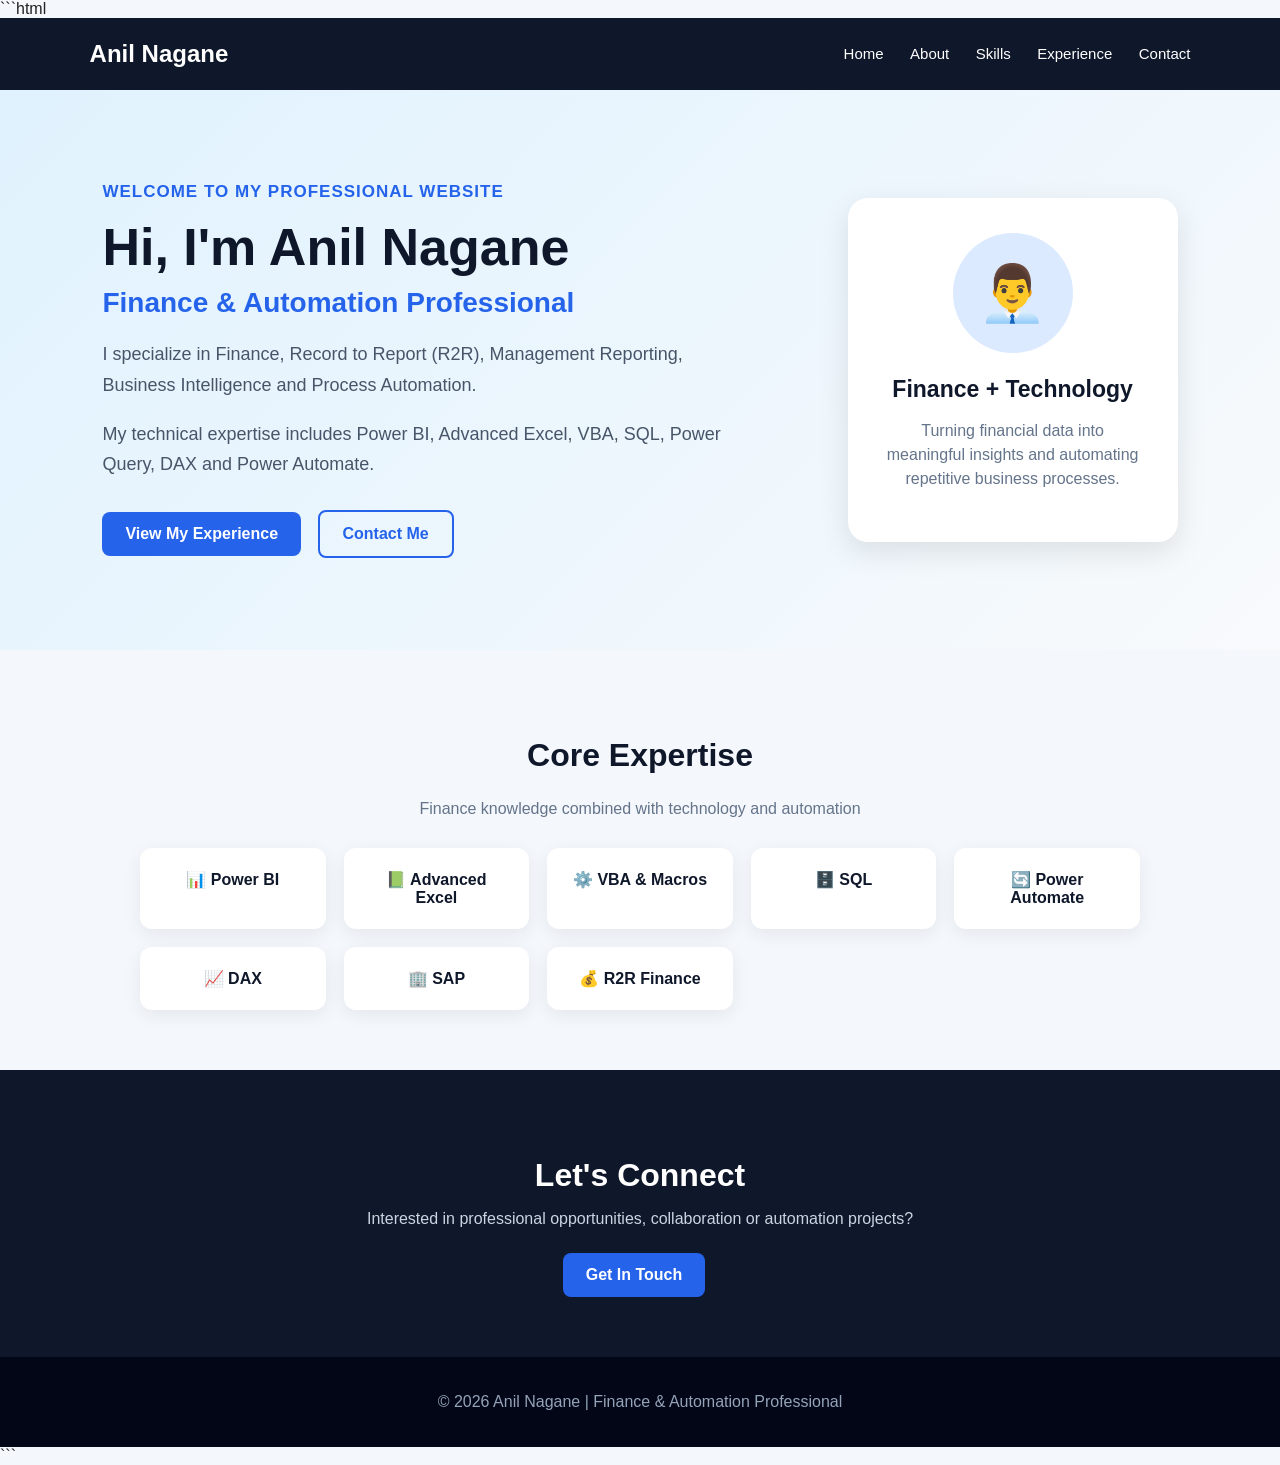
<file: index.html>
```html
<!DOCTYPE html>
<html lang="en">
<head>
    <meta charset="UTF-8">
    <meta name="viewport" content="width=device-width, initial-scale=1.0">

    <title>Anil Nagane | Finance & Automation Professional</title>

    <style>
        * {
            box-sizing: border-box;
        }

        body {
            margin: 0;
            font-family: Arial, sans-serif;
            background: #f4f7fb;
            color: #222;
        }

        header {
            background: #0f172a;
            color: white;
            padding: 22px 7%;
            display: flex;
            justify-content: space-between;
            align-items: center;
        }

        .logo {
            font-size: 24px;
            font-weight: bold;
        }

        nav a {
            color: white;
            text-decoration: none;
            margin-left: 22px;
            font-size: 15px;
        }

        nav a:hover {
            color: #38bdf8;
        }

        .hero {
            min-height: 560px;
            display: flex;
            align-items: center;
            justify-content: space-between;
            gap: 50px;
            padding: 70px 8%;
            background: linear-gradient(135deg, #e0f2fe, #f8fafc);
        }

        .hero-text {
            max-width: 650px;
        }

        .hero-text .welcome {
            color: #2563eb;
            font-weight: bold;
            font-size: 17px;
            letter-spacing: 1px;
        }

        .hero-text h1 {
            font-size: 52px;
            margin: 15px 0 10px;
            color: #0f172a;
        }

        .hero-text h2 {
            font-size: 28px;
            color: #2563eb;
            margin: 0 0 20px;
        }

        .hero-text p {
            font-size: 18px;
            line-height: 1.7;
            color: #475569;
        }

        .buttons {
            margin-top: 30px;
        }

        .btn {
            display: inline-block;
            padding: 13px 23px;
            margin-right: 12px;
            border-radius: 8px;
            text-decoration: none;
            font-weight: bold;
            transition: 0.3s;
        }

        .primary {
            background: #2563eb;
            color: white;
        }

        .primary:hover {
            background: #1d4ed8;
        }

        .secondary {
            border: 2px solid #2563eb;
            color: #2563eb;
        }

        .secondary:hover {
            background: #2563eb;
            color: white;
        }

        .profile-card {
            width: 330px;
            background: white;
            padding: 35px;
            border-radius: 20px;
            text-align: center;
            box-shadow: 0 10px 30px rgba(0,0,0,0.10);
        }

        .profile-icon {
            width: 120px;
            height: 120px;
            margin: auto;
            border-radius: 50%;
            background: #dbeafe;
            display: flex;
            align-items: center;
            justify-content: center;
            font-size: 55px;
        }

        .profile-card h3 {
            font-size: 23px;
            color: #0f172a;
            margin-bottom: 8px;
        }

        .profile-card p {
            color: #64748b;
            line-height: 1.5;
        }

        .skills-section {
            padding: 60px 8%;
            text-align: center;
        }

        .skills-section h2 {
            font-size: 32px;
            color: #0f172a;
        }

        .skills-section p {
            color: #64748b;
            margin-bottom: 30px;
        }

        .skill-boxes {
            display: grid;
            grid-template-columns: repeat(auto-fit, minmax(160px, 1fr));
            gap: 18px;
            max-width: 1000px;
            margin: auto;
        }

        .skill-box {
            background: white;
            padding: 22px;
            border-radius: 12px;
            box-shadow: 0 5px 18px rgba(0,0,0,0.07);
            font-weight: bold;
            color: #0f172a;
        }

        .cta {
            text-align: center;
            padding: 60px 20px;
            background: #0f172a;
            color: white;
        }

        .cta h2 {
            font-size: 32px;
            margin-bottom: 12px;
        }

        .cta p {
            color: #cbd5e1;
            margin-bottom: 25px;
        }

        .cta .btn {
            background: #2563eb;
            color: white;
        }

        footer {
            background: #020617;
            color: #94a3b8;
            text-align: center;
            padding: 20px;
        }

        @media (max-width: 800px) {

            header {
                flex-direction: column;
                gap: 15px;
            }

            nav a {
                margin: 0 7px;
            }

            .hero {
                flex-direction: column;
                text-align: center;
                padding: 50px 20px;
            }

            .hero-text h1 {
                font-size: 40px;
            }

            .hero-text h2 {
                font-size: 23px;
            }

            .profile-card {
                width: 90%;
                max-width: 330px;
            }
        }
    </style>
</head>

<body>

<header>

    <div class="logo">
        Anil Nagane
    </div>

    <nav>
        <a href="index.html">Home</a>
        <a href="about.html">About</a>
        <a href="skills.html">Skills</a>
        <a href="experience.html">Experience</a>
        <a href="contact.html">Contact</a>
    </nav>

</header>


<section class="hero">

    <div class="hero-text">

        <div class="welcome">
            WELCOME TO MY PROFESSIONAL WEBSITE
        </div>

        <h1>Hi, I'm Anil Nagane</h1>

        <h2>Finance & Automation Professional</h2>

        <p>
            I specialize in Finance, Record to Report (R2R),
            Management Reporting, Business Intelligence and
            Process Automation.
        </p>

        <p>
            My technical expertise includes Power BI, Advanced Excel,
            VBA, SQL, Power Query, DAX and Power Automate.
        </p>

        <div class="buttons">

            <a href="experience.html" class="btn primary">
                View My Experience
            </a>

            <a href="contact.html" class="btn secondary">
                Contact Me
            </a>

        </div>

    </div>


    <div class="profile-card">

        <div class="profile-icon">
            👨‍💼
        </div>

        <h3>Finance + Technology</h3>

        <p>
            Turning financial data into meaningful insights
            and automating repetitive business processes.
        </p>

    </div>

</section>


<section class="skills-section">

    <h2>Core Expertise</h2>

    <p>
        Finance knowledge combined with technology and automation
    </p>

    <div class="skill-boxes">

        <div class="skill-box">📊 Power BI</div>

        <div class="skill-box">📗 Advanced Excel</div>

        <div class="skill-box">⚙️ VBA & Macros</div>

        <div class="skill-box">🗄️ SQL</div>

        <div class="skill-box">🔄 Power Automate</div>

        <div class="skill-box">📈 DAX</div>

        <div class="skill-box">🏢 SAP</div>

        <div class="skill-box">💰 R2R Finance</div>

    </div>

</section>


<section class="cta">

    <h2>Let's Connect</h2>

    <p>
        Interested in professional opportunities,
        collaboration or automation projects?
    </p>

    <a href="contact.html" class="btn">
        Get In Touch
    </a>

</section>


<footer>

    <p>
        © 2026 Anil Nagane | Finance & Automation Professional
    </p>

</footer>

</body>
</html>
```
</file>
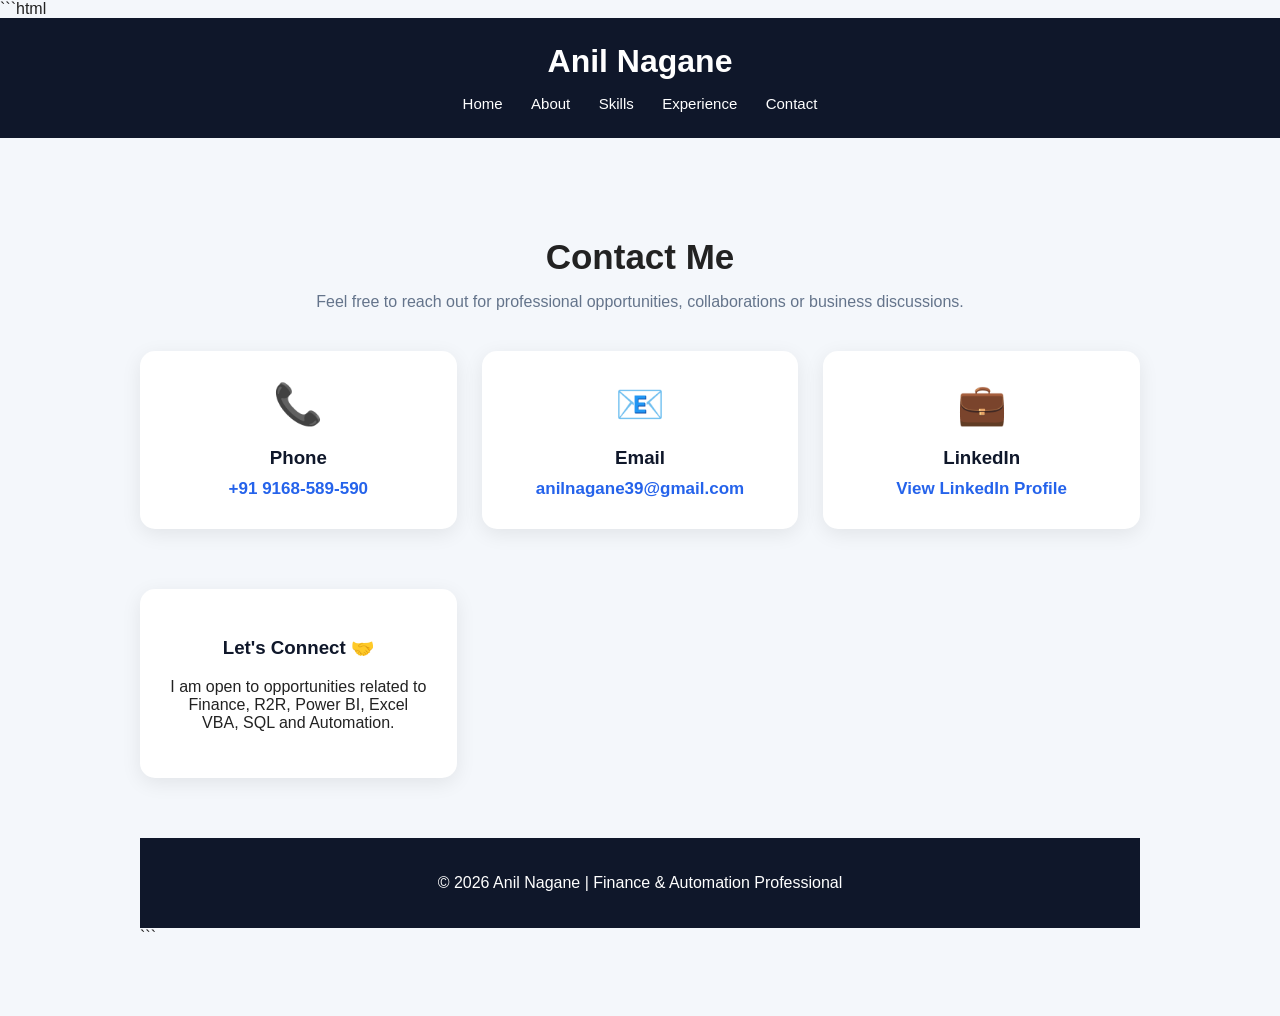
<file: contact.html>
```html
<!DOCTYPE html>
<html lang="en">
<head>
    <meta charset="UTF-8">
    <meta name="viewport" content="width=device-width, initial-scale=1.0">

    <title>Contact | Anil Nagane</title>

    <style>
        body {
            margin: 0;
            font-family: Arial, sans-serif;
            background: #f4f7fb;
            color: #222;
        }

        header {
            background: #0f172a;
            color: white;
            padding: 25px;
            text-align: center;
        }

        header h1 {
            margin: 0;
        }

        nav {
            margin-top: 15px;
        }

        nav a {
            color: white;
            text-decoration: none;
            margin: 0 12px;
            font-size: 15px;
        }

        nav a:hover {
            color: #38bdf8;
        }

        .container {
            max-width: 1000px;
            margin: 50px auto;
            padding: 20px;
        }

        .title {
            text-align: center;
            margin-bottom: 40px;
        }

        .title h2 {
            font-size: 35px;
            margin-bottom: 10px;
        }

        .title p {
            color: #64748b;
        }

        .contact-grid {
            display: grid;
            grid-template-columns: repeat(auto-fit, minmax(280px, 1fr));
            gap: 25px;
        }

        .contact-card {
            background: white;
            padding: 30px;
            text-align: center;
            border-radius: 15px;
            box-shadow: 0 5px 20px rgba(0,0,0,0.08);
        }

        .icon {
            font-size: 40px;
            margin-bottom: 15px;
        }

        .contact-card h3 {
            margin-bottom: 10px;
            color: #0f172a;
        }

        .contact-card a {
            color: #2563eb;
            text-decoration: none;
            font-size: 17px;
            font-weight: bold;
        }

        .contact-card a:hover {
            text-decoration: underline;
        }

        .message {
            margin-top: 35px;
            background: white;
            padding: 30px;
            border-radius: 15px;
            text-align: center;
            box-shadow: 0 5px 20px rgba(0,0,0,0.08);
        }

        .message h3 {
            color: #0f172a;
        }

        footer {
            margin-top: 60px;
            background: #0f172a;
            color: white;
            text-align: center;
            padding: 20px;
        }
    </style>
</head>

<body>

<header>

    <h1>Anil Nagane</h1>

    <nav>
        <a href="index.html">Home</a>
        <a href="about.html">About</a>
        <a href="skills.html">Skills</a>
        <a href="experience.html">Experience</a>
        <a href="contact.html">Contact</a>
    </nav>

</header>


<div class="container">

    <div class="title">

        <h2>Contact Me</h2>

        <p>
            Feel free to reach out for professional opportunities,
            collaborations or business discussions.
        </p>

    </div>


    <div class="contact-grid">

        <!-- Phone -->

        <div class="contact-card">

            <div class="icon">📞</div>

            <h3>Phone</h3>

            <a href="tel:+919168589590">
                +91 9168-589-590
            </a>

        </div>


        <!-- Email -->

        <div class="contact-card">

            <div class="icon">📧</div>

            <h3>Email</h3>

            <a href="mailto:anilnagane39@gmail.com">
                anilnagane39@gmail.com
            </a>

        </div>


<!-- LinkedIn -->

<div class="contact-card">

    <div class="icon">💼</div>

    <h3>LinkedIn</h3>

    <a href="https://www.linkedin.com/in/anil-nagane-42a9771b3/" target="_blank">
        View LinkedIn Profile
    </a>

</div>


    <div class="message">

        <h3>Let's Connect 🤝</h3>

        <p>
            I am open to opportunities related to Finance,
            R2R, Power BI, Excel VBA, SQL and Automation.
        </p>

    </div>

</div>


<footer>

    <p>
        © 2026 Anil Nagane | Finance & Automation Professional
    </p>

</footer>

</body>
</html>
```
</file>
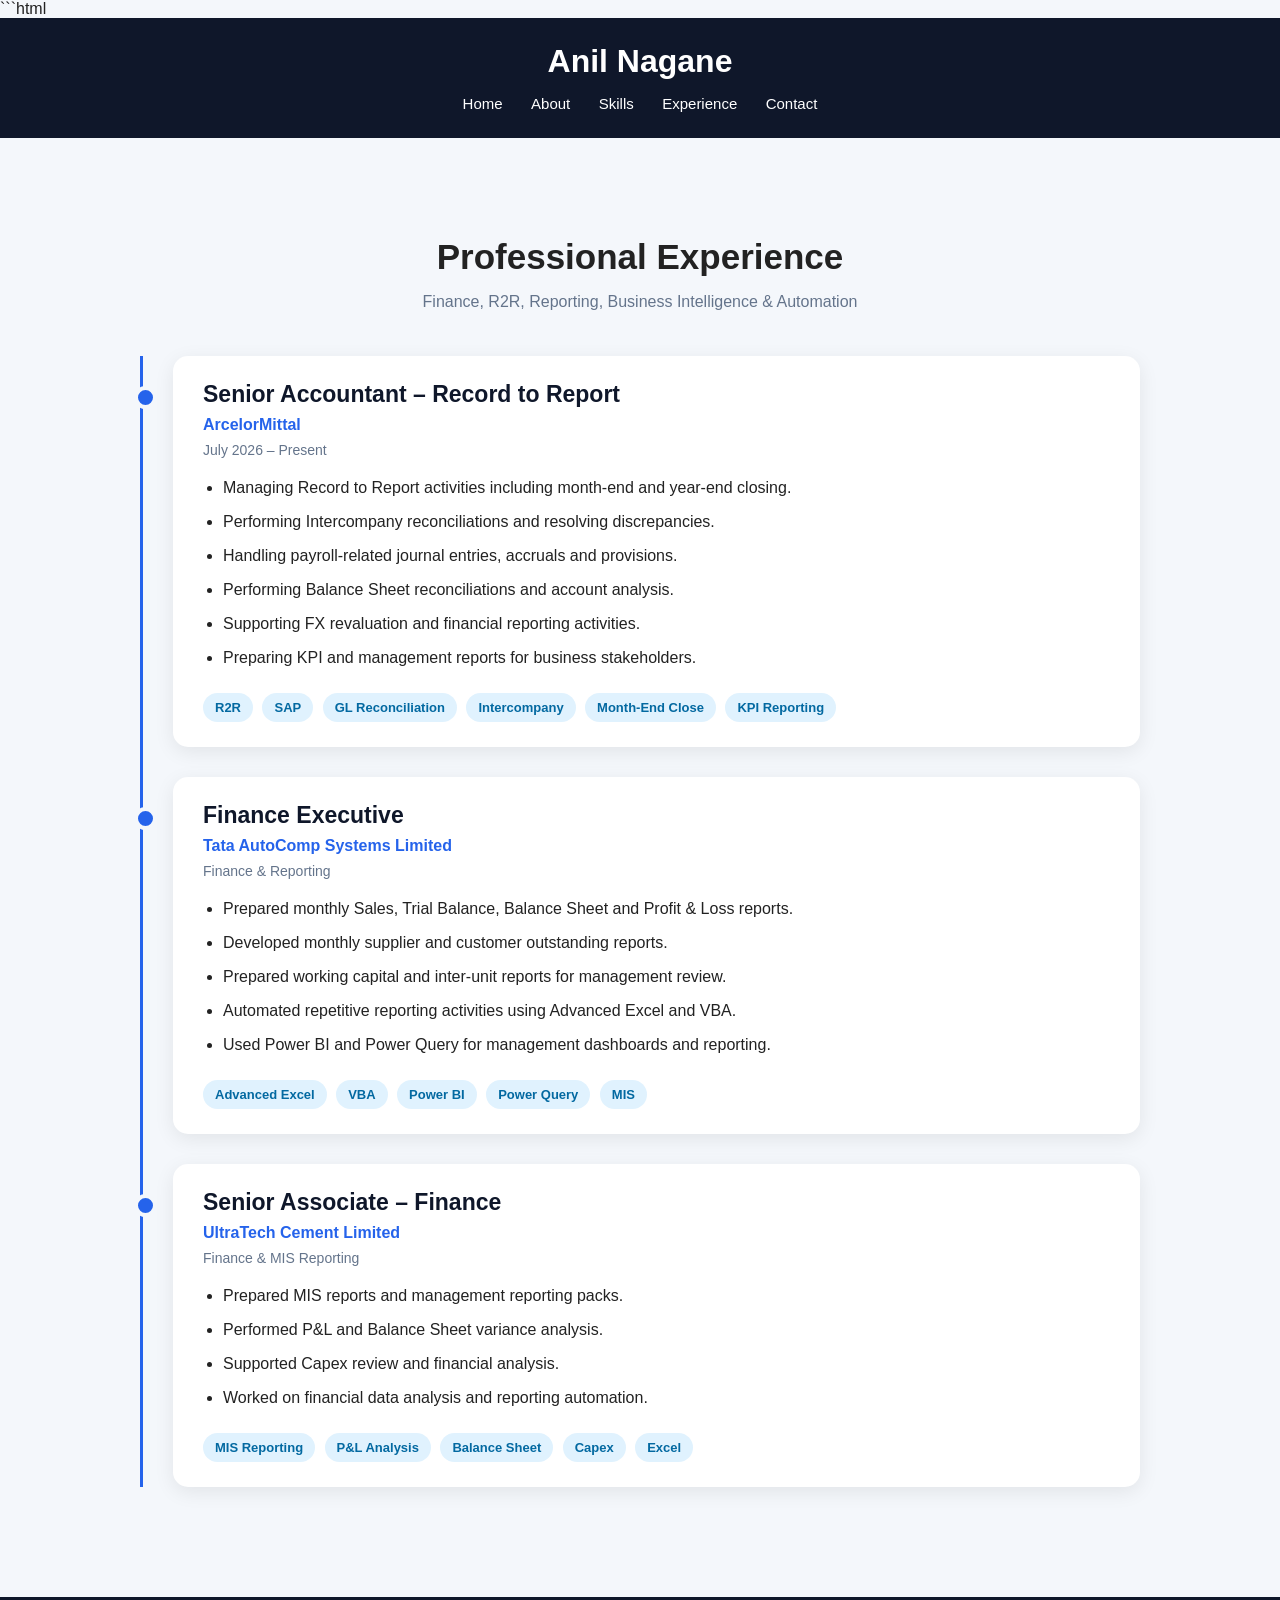
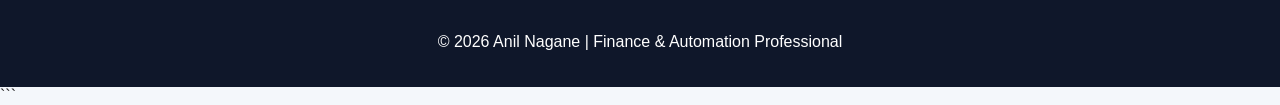
<file: experience.html>
```html
<!DOCTYPE html>
<html lang="en">
<head>
    <meta charset="UTF-8">
    <meta name="viewport" content="width=device-width, initial-scale=1.0">

    <title>Experience | Anil Nagane</title>

    <style>
        body {
            margin: 0;
            font-family: Arial, sans-serif;
            background: #f4f7fb;
            color: #222;
        }

        header {
            background: #0f172a;
            color: white;
            padding: 25px;
            text-align: center;
        }

        header h1 {
            margin: 0;
        }

        nav {
            margin-top: 15px;
        }

        nav a {
            color: white;
            text-decoration: none;
            margin: 0 12px;
            font-size: 15px;
        }

        nav a:hover {
            color: #38bdf8;
        }

        .container {
            max-width: 1000px;
            margin: 50px auto;
            padding: 20px;
        }

        .title {
            text-align: center;
            margin-bottom: 45px;
        }

        .title h2 {
            font-size: 35px;
            margin-bottom: 10px;
        }

        .title p {
            color: #64748b;
        }

        .timeline {
            position: relative;
            margin: 0 auto;
            padding-left: 30px;
            border-left: 3px solid #2563eb;
        }

        .experience-card {
            position: relative;
            background: white;
            padding: 25px 30px;
            margin-bottom: 30px;
            border-radius: 15px;
            box-shadow: 0 5px 20px rgba(0,0,0,0.08);
        }

        .experience-card::before {
            content: "";
            position: absolute;
            width: 15px;
            height: 15px;
            background: #2563eb;
            border-radius: 50%;
            left: -39px;
            top: 30px;
            border: 4px solid #f4f7fb;
        }

        .experience-card h3 {
            margin: 0;
            color: #0f172a;
            font-size: 23px;
        }

        .company {
            color: #2563eb;
            font-weight: bold;
            margin: 8px 0;
        }

        .duration {
            color: #64748b;
            font-size: 14px;
            margin-bottom: 18px;
        }

        .experience-card ul {
            padding-left: 20px;
        }

        .experience-card li {
            margin-bottom: 10px;
            line-height: 1.5;
        }

        .skills {
            margin-top: 18px;
        }

        .tag {
            display: inline-block;
            background: #e0f2fe;
            color: #0369a1;
            padding: 7px 12px;
            border-radius: 20px;
            margin: 5px 5px 0 0;
            font-size: 13px;
            font-weight: bold;
        }

        footer {
            margin-top: 60px;
            background: #0f172a;
            color: white;
            text-align: center;
            padding: 20px;
        }

        @media (max-width: 600px) {

            .container {
                padding: 15px;
            }

            nav a {
                display: inline-block;
                margin: 6px;
            }

            .experience-card {
                padding: 20px;
            }

        }
    </style>
</head>

<body>

<header>

    <h1>Anil Nagane</h1>

    <nav>
        <a href="index.html">Home</a>
        <a href="about.html">About</a>
        <a href="skills.html">Skills</a>
        <a href="experience.html">Experience</a>
        <a href="contact.html">Contact</a>
    </nav>

</header>


<div class="container">

    <div class="title">

        <h2>Professional Experience</h2>

        <p>
            Finance, R2R, Reporting, Business Intelligence & Automation
        </p>

    </div>


    <div class="timeline">


        <!-- Experience 1 -->

        <div class="experience-card">

            <h3>Senior Accountant – Record to Report</h3>

            <div class="company">
                ArcelorMittal
            </div>

            <div class="duration">
                July 2026 – Present
            </div>

            <ul>

                <li>
                    Managing Record to Report activities including
                    month-end and year-end closing.
                </li>

                <li>
                    Performing Intercompany reconciliations
                    and resolving discrepancies.
                </li>

                <li>
                    Handling payroll-related journal entries,
                    accruals and provisions.
                </li>

                <li>
                    Performing Balance Sheet reconciliations
                    and account analysis.
                </li>

                <li>
                    Supporting FX revaluation and financial
                    reporting activities.
                </li>

                <li>
                    Preparing KPI and management reports
                    for business stakeholders.
                </li>

            </ul>

            <div class="skills">

                <span class="tag">R2R</span>
                <span class="tag">SAP</span>
                <span class="tag">GL Reconciliation</span>
                <span class="tag">Intercompany</span>
                <span class="tag">Month-End Close</span>
                <span class="tag">KPI Reporting</span>

            </div>

        </div>


        <!-- Experience 2 -->

        <div class="experience-card">

            <h3>Finance Executive</h3>

            <div class="company">
                Tata AutoComp Systems Limited
            </div>

            <div class="duration">
                Finance & Reporting
            </div>

            <ul>

                <li>
                    Prepared monthly Sales, Trial Balance,
                    Balance Sheet and Profit & Loss reports.
                </li>

                <li>
                    Developed monthly supplier and customer
                    outstanding reports.
                </li>

                <li>
                    Prepared working capital and inter-unit
                    reports for management review.
                </li>

                <li>
                    Automated repetitive reporting activities
                    using Advanced Excel and VBA.
                </li>

                <li>
                    Used Power BI and Power Query for
                    management dashboards and reporting.
                </li>

            </ul>

            <div class="skills">

                <span class="tag">Advanced Excel</span>
                <span class="tag">VBA</span>
                <span class="tag">Power BI</span>
                <span class="tag">Power Query</span>
                <span class="tag">MIS</span>

            </div>

        </div>


        <!-- Experience 3 -->

        <div class="experience-card">

            <h3>Senior Associate – Finance</h3>

            <div class="company">
                UltraTech Cement Limited
            </div>

            <div class="duration">
                Finance & MIS Reporting
            </div>

            <ul>

                <li>
                    Prepared MIS reports and management
                    reporting packs.
                </li>

                <li>
                    Performed P&L and Balance Sheet
                    variance analysis.
                </li>

                <li>
                    Supported Capex review and financial
                    analysis.
                </li>

                <li>
                    Worked on financial data analysis and
                    reporting automation.
                </li>

            </ul>

            <div class="skills">

                <span class="tag">MIS Reporting</span>
                <span class="tag">P&L Analysis</span>
                <span class="tag">Balance Sheet</span>
                <span class="tag">Capex</span>
                <span class="tag">Excel</span>

            </div>

        </div>


    </div>

</div>


<footer>

    <p>
        © 2026 Anil Nagane | Finance & Automation Professional
    </p>

</footer>

</body>
</html>
```
</file>
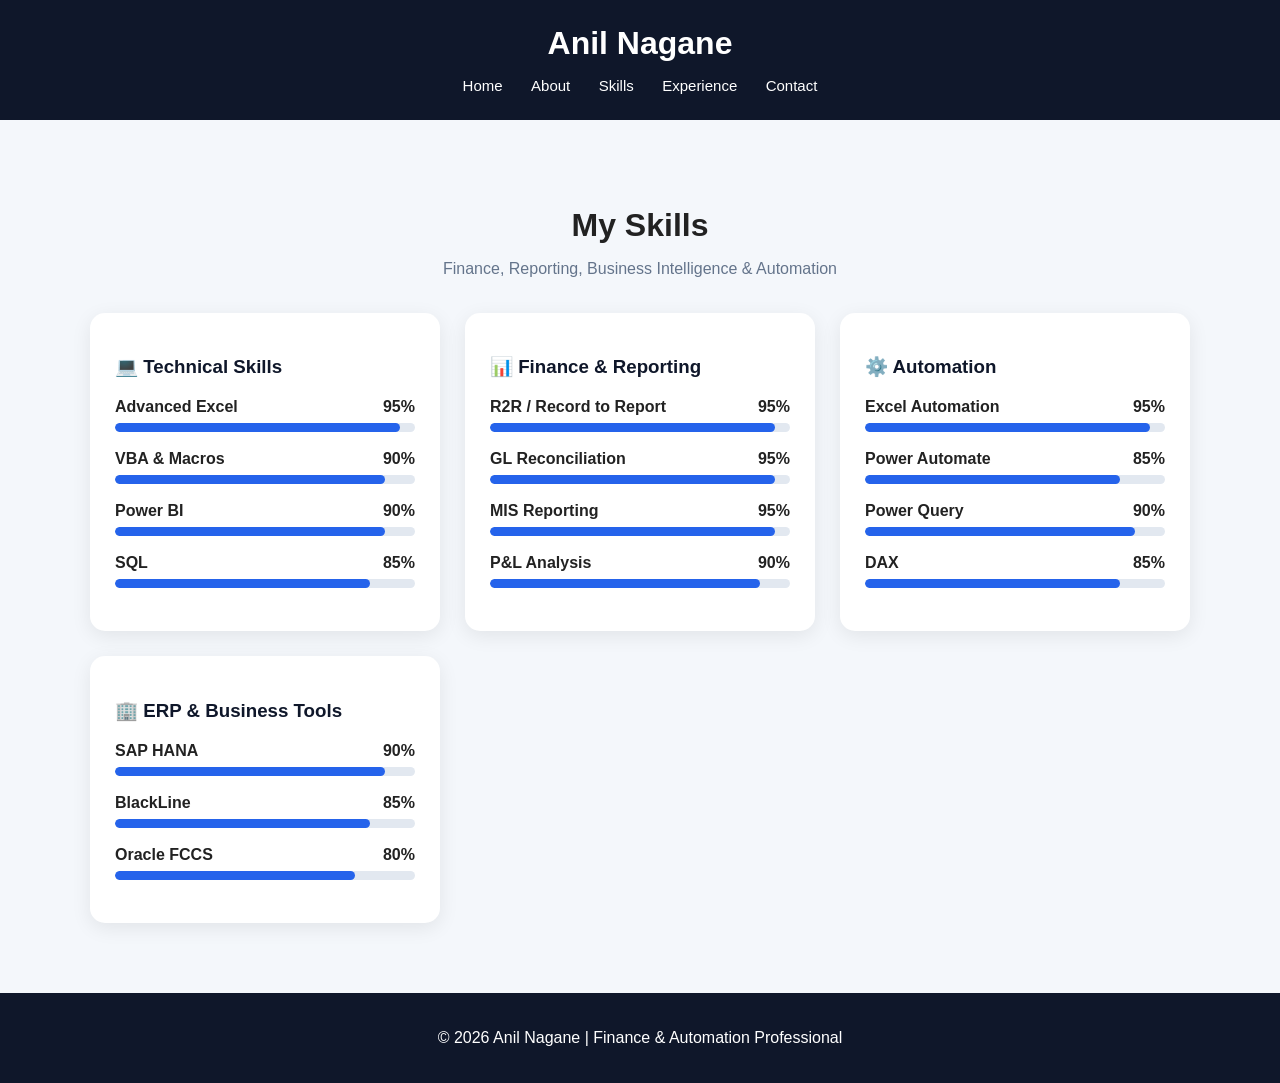
<file: skills.html>
<!DOCTYPE html>
<html lang="en">
<head>
    <meta charset="UTF-8">
    <meta name="viewport" content="width=device-width, initial-scale=1.0">

    <title>Skills | Anil Nagane</title>

    <style>
        body {
            margin: 0;
            font-family: Arial, sans-serif;
            background: #f4f7fb;
            color: #222;
        }

        header {
            background: #0f172a;
            color: white;
            padding: 25px;
            text-align: center;
        }

        header h1 {
            margin: 0;
        }

        nav {
            margin-top: 15px;
        }

        nav a {
            color: white;
            text-decoration: none;
            margin: 0 12px;
            font-size: 15px;
        }

        nav a:hover {
            color: #38bdf8;
        }

        .container {
            max-width: 1100px;
            margin: 40px auto;
            padding: 20px;
        }

        .intro {
            text-align: center;
            margin-bottom: 35px;
        }

        .intro h2 {
            font-size: 32px;
            margin-bottom: 10px;
        }

        .intro p {
            color: #64748b;
        }

        .skills-grid {
            display: grid;
            grid-template-columns: repeat(auto-fit, minmax(300px, 1fr));
            gap: 25px;
        }

        .skill-card {
            background: white;
            padding: 25px;
            border-radius: 15px;
            box-shadow: 0 5px 20px rgba(0,0,0,0.08);
        }

        .skill-card h3 {
            color: #0f172a;
            margin-bottom: 20px;
        }

        .skill {
            margin-bottom: 18px;
        }

        .skill-name {
            display: flex;
            justify-content: space-between;
            margin-bottom: 7px;
            font-weight: bold;
        }

        .bar {
            height: 9px;
            background: #e2e8f0;
            border-radius: 10px;
            overflow: hidden;
        }

        .progress {
            height: 100%;
            background: #2563eb;
            border-radius: 10px;
        }

        footer {
            margin-top: 50px;
            background: #0f172a;
            color: white;
            text-align: center;
            padding: 20px;
        }
    </style>
</head>

<body>

<header>
    <h1>Anil Nagane</h1>

    <nav>
        <a href="index.html">Home</a>
        <a href="about.html">About</a>
        <a href="skills.html">Skills</a>
        <a href="experience.html">Experience</a>
        <a href="contact.html">Contact</a>
    </nav>
</header>


<div class="container">

    <div class="intro">
        <h2>My Skills</h2>
        <p>Finance, Reporting, Business Intelligence & Automation</p>
    </div>


    <div class="skills-grid">

        <!-- Technical Skills -->
        <div class="skill-card">

            <h3>💻 Technical Skills</h3>

            <div class="skill">
                <div class="skill-name">
                    <span>Advanced Excel</span>
                    <span>95%</span>
                </div>

                <div class="bar">
                    <div class="progress" style="width:95%"></div>
                </div>
            </div>


            <div class="skill">
                <div class="skill-name">
                    <span>VBA & Macros</span>
                    <span>90%</span>
                </div>

                <div class="bar">
                    <div class="progress" style="width:90%"></div>
                </div>
            </div>


            <div class="skill">
                <div class="skill-name">
                    <span>Power BI</span>
                    <span>90%</span>
                </div>

                <div class="bar">
                    <div class="progress" style="width:90%"></div>
                </div>
            </div>


            <div class="skill">
                <div class="skill-name">
                    <span>SQL</span>
                    <span>85%</span>
                </div>

                <div class="bar">
                    <div class="progress" style="width:85%"></div>
                </div>
            </div>

        </div>


        <!-- Finance Skills -->
        <div class="skill-card">

            <h3>📊 Finance & Reporting</h3>

            <div class="skill">
                <div class="skill-name">
                    <span>R2R / Record to Report</span>
                    <span>95%</span>
                </div>

                <div class="bar">
                    <div class="progress" style="width:95%"></div>
                </div>
            </div>


            <div class="skill">
                <div class="skill-name">
                    <span>GL Reconciliation</span>
                    <span>95%</span>
                </div>

                <div class="bar">
                    <div class="progress" style="width:95%"></div>
                </div>
            </div>


            <div class="skill">
                <div class="skill-name">
                    <span>MIS Reporting</span>
                    <span>95%</span>
                </div>

                <div class="bar">
                    <div class="progress" style="width:95%"></div>
                </div>
            </div>


            <div class="skill">
                <div class="skill-name">
                    <span>P&L Analysis</span>
                    <span>90%</span>
                </div>

                <div class="bar">
                    <div class="progress" style="width:90%"></div>
                </div>
            </div>

        </div>


        <!-- Automation Skills -->
        <div class="skill-card">

            <h3>⚙️ Automation</h3>

            <div class="skill">
                <div class="skill-name">
                    <span>Excel Automation</span>
                    <span>95%</span>
                </div>

                <div class="bar">
                    <div class="progress" style="width:95%"></div>
                </div>
            </div>


            <div class="skill">
                <div class="skill-name">
                    <span>Power Automate</span>
                    <span>85%</span>
                </div>

                <div class="bar">
                    <div class="progress" style="width:85%"></div>
                </div>
            </div>


            <div class="skill">
                <div class="skill-name">
                    <span>Power Query</span>
                    <span>90%</span>
                </div>

                <div class="bar">
                    <div class="progress" style="width:90%"></div>
                </div>
            </div>


            <div class="skill">
                <div class="skill-name">
                    <span>DAX</span>
                    <span>85%</span>
                </div>

                <div class="bar">
                    <div class="progress" style="width:85%"></div>
                </div>
            </div>

        </div>


        <!-- SAP -->
        <div class="skill-card">

            <h3>🏢 ERP & Business Tools</h3>

            <div class="skill">
                <div class="skill-name">
                    <span>SAP HANA</span>
                    <span>90%</span>
                </div>

                <div class="bar">
                    <div class="progress" style="width:90%"></div>
                </div>
            </div>


            <div class="skill">
                <div class="skill-name">
                    <span>BlackLine</span>
                    <span>85%</span>
                </div>

                <div class="bar">
                    <div class="progress" style="width:85%"></div>
                </div>
            </div>


            <div class="skill">
                <div class="skill-name">
                    <span>Oracle FCCS</span>
                    <span>80%</span>
                </div>

                <div class="bar">
                    <div class="progress" style="width:80%"></div>
                </div>
            </div>

        </div>

    </div>

</div>


<footer>
    <p>© 2026 Anil Nagane | Finance & Automation Professional</p>
</footer>

</body>
</html>
</file>
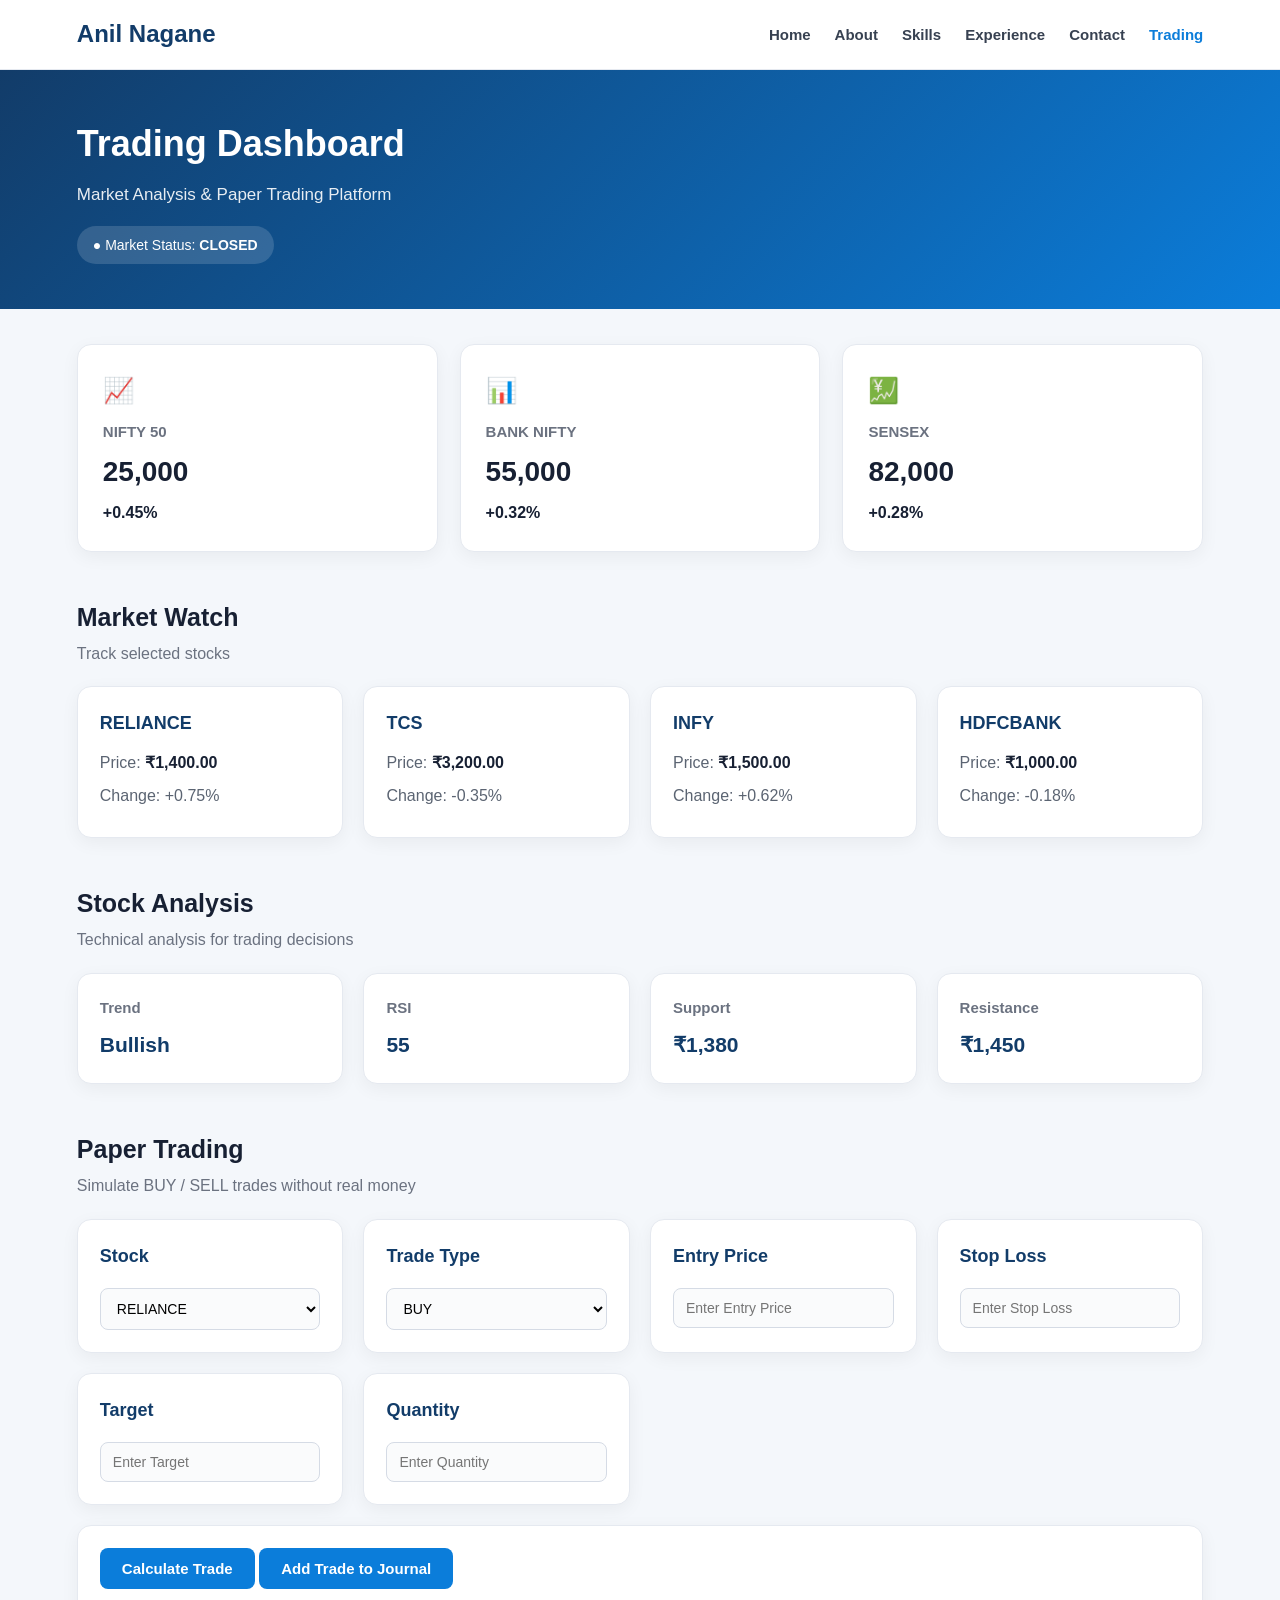
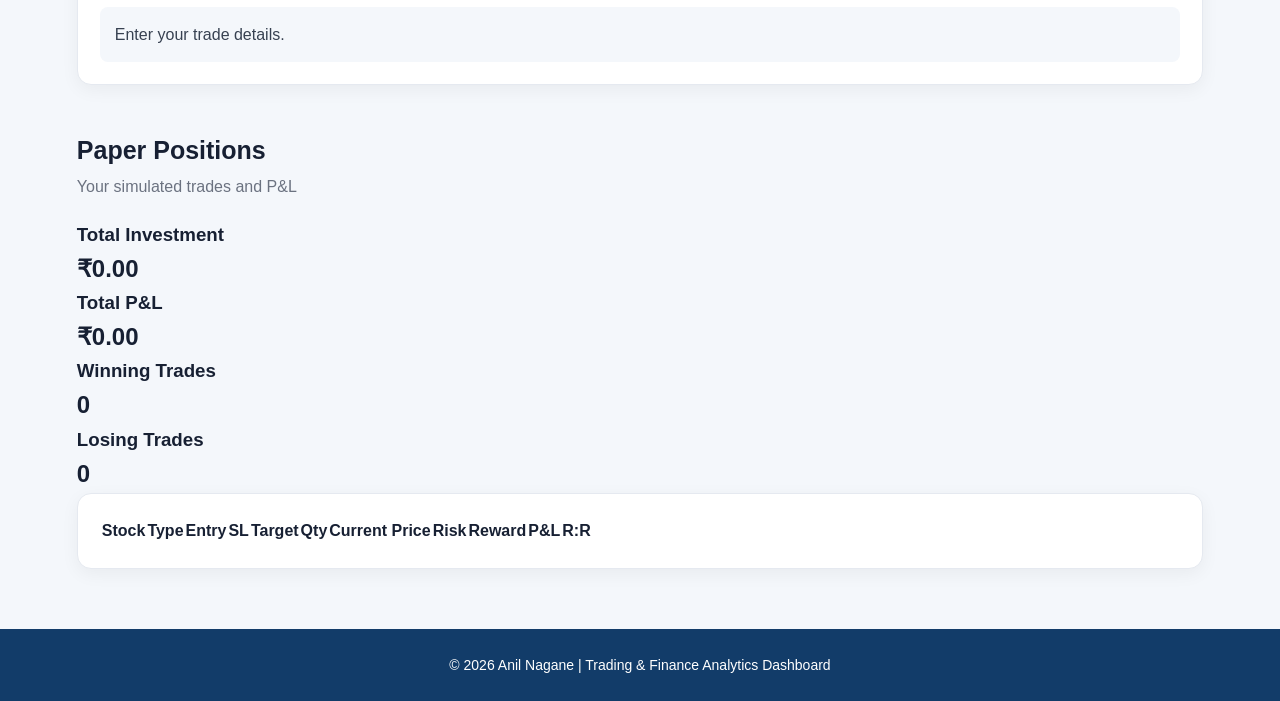
<file: Tdashboard.html>
<!DOCTYPE html>
<html lang="en">

<head>

    <meta charset="UTF-8">

    <meta name="viewport" content="width=device-width, initial-scale=1.0">

    <title>Trading Dashboard | Anil Nagane</title>

    <link rel="stylesheet" href="trading.css">

</head>


<body>


    <!-- =========================================
         NAVIGATION
    ========================================= -->

    <header>

        <nav class="navbar">

            <div class="logo">
                Anil Nagane
            </div>


            <ul class="nav-links">

                <li>
                    <a href="../index.html">
                        Home
                    </a>
                </li>

                <li>
                    <a href="../about.html">
                        About
                    </a>
                </li>

                <li>
                    <a href="../skills.html">
                        Skills
                    </a>
                </li>

                <li>
                    <a href="../experience.html">
                        Experience
                    </a>
                </li>

                <li>
                    <a href="../contact.html">
                        Contact
                    </a>
                </li>

                <li>
                    <a href="dashboard.html" class="active">
                        Trading
                    </a>
                </li>

            </ul>

        </nav>

    </header>



    <!-- =========================================
         DASHBOARD HEADER
    ========================================= -->

    <section class="dashboard-header">

        <h1>
            Trading Dashboard
        </h1>

        <p>
            Market Analysis & Paper Trading Platform
        </p>


        <div class="market-status">

            ● Market Status:

            <strong id="marketStatus">
                Checking...
            </strong>

        </div>

    </section>



    <!-- =========================================
         MAIN DASHBOARD
    ========================================= -->

    <main class="dashboard-container">



        <!-- =========================================
             MARKET INDEX CARDS
        ========================================= -->

        <section class="kpi-grid">


            <!-- NIFTY -->

            <div class="kpi-card">

                <div class="kpi-icon">
                    📈
                </div>

                <h3>
                    NIFTY 50
                </h3>

                <h2 id="niftyPrice">
                    25,000
                </h2>

                <p id="niftyChange">
                    +0.00%
                </p>

            </div>



            <!-- BANK NIFTY -->

            <div class="kpi-card">

                <div class="kpi-icon">
                    📊
                </div>

                <h3>
                    BANK NIFTY
                </h3>

                <h2 id="bankNiftyPrice">
                    55,000
                </h2>

                <p id="bankNiftyChange">
                    +0.00%
                </p>

            </div>



            <!-- SENSEX -->

            <div class="kpi-card">

                <div class="kpi-icon">
                    💹
                </div>

                <h3>
                    SENSEX
                </h3>

                <h2 id="sensexPrice">
                    82,000
                </h2>

                <p id="sensexChange">
                    +0.00%
                </p>

            </div>


        </section>




        <!-- =========================================
             MARKET WATCH
        ========================================= -->

        <section class="projects-section">


            <div class="section-title">

                <h2>
                    Market Watch
                </h2>

                <p>
                    Track selected stocks
                </p>

            </div>



            <div class="project-grid">


                <!-- RELIANCE -->

                <div class="project-card">

                    <h3>
                        RELIANCE
                    </h3>

                    <p>

                        Price:

                        <strong id="reliancePrice">
                            ₹1,400
                        </strong>

                    </p>

                    <p>

                        Change:

                        <span id="relianceChange">
                            +0.00%
                        </span>

                    </p>

                </div>



                <!-- TCS -->

                <div class="project-card">

                    <h3>
                        TCS
                    </h3>

                    <p>

                        Price:

                        <strong id="tcsPrice">
                            ₹3,200
                        </strong>

                    </p>

                    <p>

                        Change:

                        <span id="tcsChange">
                            +0.00%
                        </span>

                    </p>

                </div>



                <!-- INFY -->

                <div class="project-card">

                    <h3>
                        INFY
                    </h3>

                    <p>

                        Price:

                        <strong id="infyPrice">
                            ₹1,500
                        </strong>

                    </p>

                    <p>

                        Change:

                        <span id="infyChange">
                            +0.00%
                        </span>

                    </p>

                </div>



                <!-- HDFC -->

                <div class="project-card">

                    <h3>
                        HDFCBANK
                    </h3>

                    <p>

                        Price:

                        <strong id="hdfcPrice">
                            ₹1,000
                        </strong>

                    </p>

                    <p>

                        Change:

                        <span id="hdfcChange">
                            +0.00%
                        </span>

                    </p>

                </div>


            </div>

        </section>




        <!-- =========================================
             STOCK ANALYSIS
        ========================================= -->

        <section class="technology-section">


            <div class="section-title">

                <h2>
                    Stock Analysis
                </h2>

                <p>
                    Technical analysis for trading decisions
                </p>

            </div>



            <div class="technology-grid">


                <!-- TREND -->

                <div class="technology-card">

                    <h3>
                        Trend
                    </h3>

                    <p id="trendValue">
                        Bullish
                    </p>

                </div>



                <!-- RSI -->

                <div class="technology-card">

                    <h3>
                        RSI
                    </h3>

                    <p id="rsiValue">
                        55
                    </p>

                </div>



                <!-- SUPPORT -->

                <div class="technology-card">

                    <h3>
                        Support
                    </h3>

                    <p id="supportValue">
                        ₹1,380
                    </p>

                </div>



                <!-- RESISTANCE -->

                <div class="technology-card">

                    <h3>
                        Resistance
                    </h3>

                    <p id="resistanceValue">
                        ₹1,450
                    </p>

                </div>


            </div>

        </section>




        <!-- =========================================
             PAPER TRADING
        ========================================= -->

        <section class="projects-section">


            <div class="section-title">

                <h2>
                    Paper Trading
                </h2>

                <p>
                    Simulate BUY / SELL trades without real money
                </p>

            </div>



            <div class="project-grid">


                <!-- STOCK -->

                <div class="project-card">

                    <h3>
                        Stock
                    </h3>

                    <select id="stockName">

                        <option value="RELIANCE">
                            RELIANCE
                        </option>

                        <option value="TCS">
                            TCS
                        </option>

                        <option value="INFY">
                            INFY
                        </option>

                        <option value="HDFCBANK">
                            HDFCBANK
                        </option>

                    </select>

                </div>



                <!-- TRADE TYPE -->

                <div class="project-card">

                    <h3>
                        Trade Type
                    </h3>

                    <select id="tradeType">

                        <option value="BUY">
                            BUY
                        </option>

                        <option value="SELL">
                            SELL
                        </option>

                    </select>

                </div>



                <!-- ENTRY PRICE -->

                <div class="project-card">

                    <h3>
                        Entry Price
                    </h3>

                    <input
                        type="number"
                        id="entryPrice"
                        placeholder="Enter Entry Price"
                    >

                </div>



                <!-- STOP LOSS -->

                <div class="project-card">

                    <h3>
                        Stop Loss
                    </h3>

                    <input
                        type="number"
                        id="stopLoss"
                        placeholder="Enter Stop Loss"
                    >

                </div>



                <!-- TARGET -->

                <div class="project-card">

                    <h3>
                        Target
                    </h3>

                    <input
                        type="number"
                        id="targetPrice"
                        placeholder="Enter Target"
                    >

                </div>



                <!-- QUANTITY -->

                <div class="project-card">

                    <h3>
                        Quantity
                    </h3>

                    <input
                        type="number"
                        id="quantity"
                        placeholder="Enter Quantity"
                    >

                </div>


            </div>




            <!-- CALCULATE RESULT -->

            <div class="project-card paper-result">


                <button
                    class="btn"
                    onclick="calculateTrade()"
                >
                    Calculate Trade
                </button>



                <button
                    class="btn"
                    onclick="addTrade()"
                >
                    Add Trade to Journal
                </button>



                <div id="tradeResult">

                    Enter your trade details.

                </div>


            </div>


        </section>




        <!-- =========================================
             PAPER POSITIONS
        ========================================= -->

        <section class="technology-section">


            <div class="section-title">

                <h2>
                    Paper Positions
                </h2>

                <p>
                    Your simulated trades and P&L
                </p>

            </div>




            <!-- P&L SUMMARY -->

            <div class="pnl-summary">


                <!-- TOTAL INVESTMENT -->

                <div class="pnl-card">

                    <h3>
                        Total Investment
                    </h3>

                    <h2 id="totalInvestment">
                        ₹0
                    </h2>

                </div>



                <!-- TOTAL P&L -->

                <div class="pnl-card">

                    <h3>
                        Total P&L
                    </h3>

                    <h2 id="totalPnL">
                        ₹0
                    </h2>

                </div>



                <!-- WINNING TRADES -->

                <div class="pnl-card">

                    <h3>
                        Winning Trades
                    </h3>

                    <h2 id="winningTrades">
                        0
                    </h2>

                </div>



                <!-- LOSING TRADES -->

                <div class="pnl-card">

                    <h3>
                        Losing Trades
                    </h3>

                    <h2 id="losingTrades">
                        0
                    </h2>

                </div>


            </div>




            <!-- POSITIONS TABLE -->

            <div id="positionsContainer">


                <table class="trade-table">


                    <thead>

                        <tr>

                            <th>
                                Stock
                            </th>

                            <th>
                                Type
                            </th>

                            <th>
                                Entry
                            </th>

                            <th>
                                SL
                            </th>

                            <th>
                                Target
                            </th>

                            <th>
                                Qty
                            </th>

                            <th>
                                Current Price
                            </th>

                            <th>
                                Risk
                            </th>

                            <th>
                                Reward
                            </th>

                            <th>
                                P&L
                            </th>

                            <th>
                                R:R
                            </th>

                        </tr>

                    </thead>



                    <tbody id="tradeTableBody">

                    </tbody>


                </table>


            </div>


        </section>


    </main>




    <!-- =========================================
         FOOTER
    ========================================= -->

    <footer>

        © 2026 Anil Nagane | Trading & Finance Analytics Dashboard

    </footer>




    <!-- =========================================
         JAVASCRIPT
    ========================================= -->

    <script src="trading.js"></script>


</body>

</html>
</file>
<file: trading.css>
/* =========================================
   TRADING APP - GLOBAL
========================================= */

* {
    margin: 0;
    padding: 0;
    box-sizing: border-box;
}

body {
    font-family: Arial, Helvetica, sans-serif;
    background: #f4f7fb;
    color: #172033;
    line-height: 1.6;
}


/* =========================================
   NAVIGATION
========================================= */

.navbar {
    width: 100%;
    min-height: 70px;
    padding: 0 6%;
    display: flex;
    align-items: center;
    justify-content: space-between;
    background: #ffffff;
    border-bottom: 1px solid #e5e9f0;
}

.logo {
    font-size: 24px;
    font-weight: 700;
    color: #123c69;
}

.nav-links {
    display: flex;
    gap: 24px;
    list-style: none;
}

.nav-links a {
    text-decoration: none;
    color: #374151;
    font-size: 15px;
    font-weight: 600;
    transition: 0.3s;
}

.nav-links a:hover,
.nav-links a.active {
    color: #0b7dda;
}


/* =========================================
   DASHBOARD HEADER
========================================= */

.dashboard-header {
    background: linear-gradient(135deg, #123c69, #0b7dda);
    color: white;
    padding: 45px 6%;
}

.dashboard-header h1 {
    font-size: 36px;
    margin-bottom: 8px;
}

.dashboard-header p {
    font-size: 17px;
    opacity: 0.9;
}

.market-status {
    display: inline-block;
    margin-top: 18px;
    padding: 8px 16px;
    background: rgba(255, 255, 255, 0.15);
    border-radius: 20px;
    font-size: 14px;
}


/* =========================================
   MAIN CONTAINER
========================================= */

.dashboard-container {
    width: 88%;
    max-width: 1400px;
    margin: 35px auto;
}


/* =========================================
   SECTION TITLE
========================================= */

.section-title {
    margin-bottom: 20px;
}

.section-title h2 {
    font-size: 25px;
    color: #172033;
}

.section-title p {
    color: #6b7280;
    margin-top: 4px;
}


/* =========================================
   KPI CARDS
========================================= */

.kpi-grid {
    display: grid;
    grid-template-columns: repeat(3, 1fr);
    gap: 22px;
    margin-bottom: 45px;
}

.kpi-card {
    background: #ffffff;
    padding: 25px;
    border-radius: 14px;
    border: 1px solid #e5e9f0;
    box-shadow: 0 5px 18px rgba(0, 0, 0, 0.05);
    transition: 0.3s;
}

.kpi-card:hover {
    transform: translateY(-4px);
    box-shadow: 0 10px 25px rgba(0, 0, 0, 0.08);
}

.kpi-icon {
    font-size: 25px;
    margin-bottom: 10px;
}

.kpi-card h3 {
    font-size: 15px;
    color: #6b7280;
    margin-bottom: 6px;
}

.kpi-card h2 {
    font-size: 28px;
    color: #172033;
}

.kpi-card p {
    margin-top: 5px;
    font-weight: 700;
}


/* =========================================
   PROJECT / MARKET CARDS
========================================= */

.projects-section {
    margin-bottom: 45px;
}

.project-grid {
    display: grid;
    grid-template-columns: repeat(4, 1fr);
    gap: 20px;
}

.project-card {
    background: #ffffff;
    padding: 22px;
    border-radius: 14px;
    border: 1px solid #e5e9f0;
    box-shadow: 0 5px 18px rgba(0, 0, 0, 0.05);
    transition: 0.3s;
}

.project-card:hover {
    transform: translateY(-3px);
}

.project-card h3 {
    color: #123c69;
    margin-bottom: 12px;
    font-size: 18px;
}

.project-card p {
    color: #5b6472;
    margin-bottom: 7px;
}

.project-card strong {
    color: #172033;
}


/* =========================================
   TECHNOLOGY / ANALYSIS CARDS
========================================= */

.technology-section {
    margin-bottom: 45px;
}

.technology-grid {
    display: grid;
    grid-template-columns: repeat(4, 1fr);
    gap: 20px;
}

.technology-card {
    background: #ffffff;
    padding: 22px;
    border-radius: 14px;
    border: 1px solid #e5e9f0;
    box-shadow: 0 5px 18px rgba(0, 0, 0, 0.05);
}

.technology-card h3 {
    color: #6b7280;
    font-size: 15px;
    margin-bottom: 8px;
}

.technology-card p {
    font-size: 21px;
    font-weight: 700;
    color: #123c69;
}


/* =========================================
   PAPER TRADING INPUTS
========================================= */

.project-card input {
    width: 100%;
    padding: 11px 12px;
    margin-top: 5px;
    border: 1px solid #d5dbe5;
    border-radius: 8px;
    outline: none;
    font-size: 14px;
    background: #fafbfc;
}

.project-card input:focus {
    border-color: #0b7dda;
    box-shadow: 0 0 0 3px rgba(11, 125, 218, 0.1);
}


/* =========================================
   BUTTON
========================================= */

.btn {
    border: none;
    padding: 12px 22px;
    border-radius: 8px;
    background: #0b7dda;
    color: white;
    font-size: 15px;
    font-weight: 700;
    cursor: pointer;
    transition: 0.3s;
}

.btn:hover {
    background: #075fa8;
    transform: translateY(-2px);
}


/* =========================================
   PAPER TRADE RESULT
========================================= */

.paper-result {
    margin-top: 20px;
}

#tradeResult {
    margin-top: 18px;
    padding: 15px;
    background: #f4f7fb;
    border-radius: 8px;
    color: #374151;
}


/* =========================================
   POSITIONS
========================================= */

#positionsContainer {
    background: #ffffff;
    padding: 22px;
    border-radius: 14px;
    border: 1px solid #e5e9f0;
    box-shadow: 0 5px 18px rgba(0, 0, 0, 0.05);
}


/* =========================================
   FOOTER
========================================= */

footer {
    margin-top: 60px;
    padding: 25px;
    text-align: center;
    background: #123c69;
    color: white;
    font-size: 14px;
}


/* =========================================
   RESPONSIVE DESIGN
========================================= */

@media (max-width: 1000px) {

    .project-grid {
        grid-template-columns: repeat(2, 1fr);
    }

    .technology-grid {
        grid-template-columns: repeat(2, 1fr);
    }

    .kpi-grid {
        grid-template-columns: 1fr;
    }

}


@media (max-width: 700px) {

    .navbar {
        flex-direction: column;
        padding: 18px;
        gap: 15px;
    }

    .nav-links {
        flex-wrap: wrap;
        justify-content: center;
        gap: 12px;
    }

    .dashboard-header {
        padding: 35px 6%;
    }

    .dashboard-header h1 {
        font-size: 28px;
    }

    .project-grid {
        grid-template-columns: 1fr;
    }

    .technology-grid {
        grid-template-columns: 1fr;
    }

    .dashboard-container {
        width: 92%;
    }

}

/* =========================================
   TRADING FORM
========================================= */

.project-card select {
    width: 100%;
    padding: 11px 12px;
    margin-top: 5px;
    border: 1px solid #d5dbe5;
    border-radius: 8px;
    outline: none;
    font-size: 14px;
    background: #fafbfc;
    cursor: pointer;
}

.project-card select:focus {
    border-color: #0b7dda;
    box-shadow: 0 0 0 3px rgba(11, 125, 218, 0.1);
}
</file>
